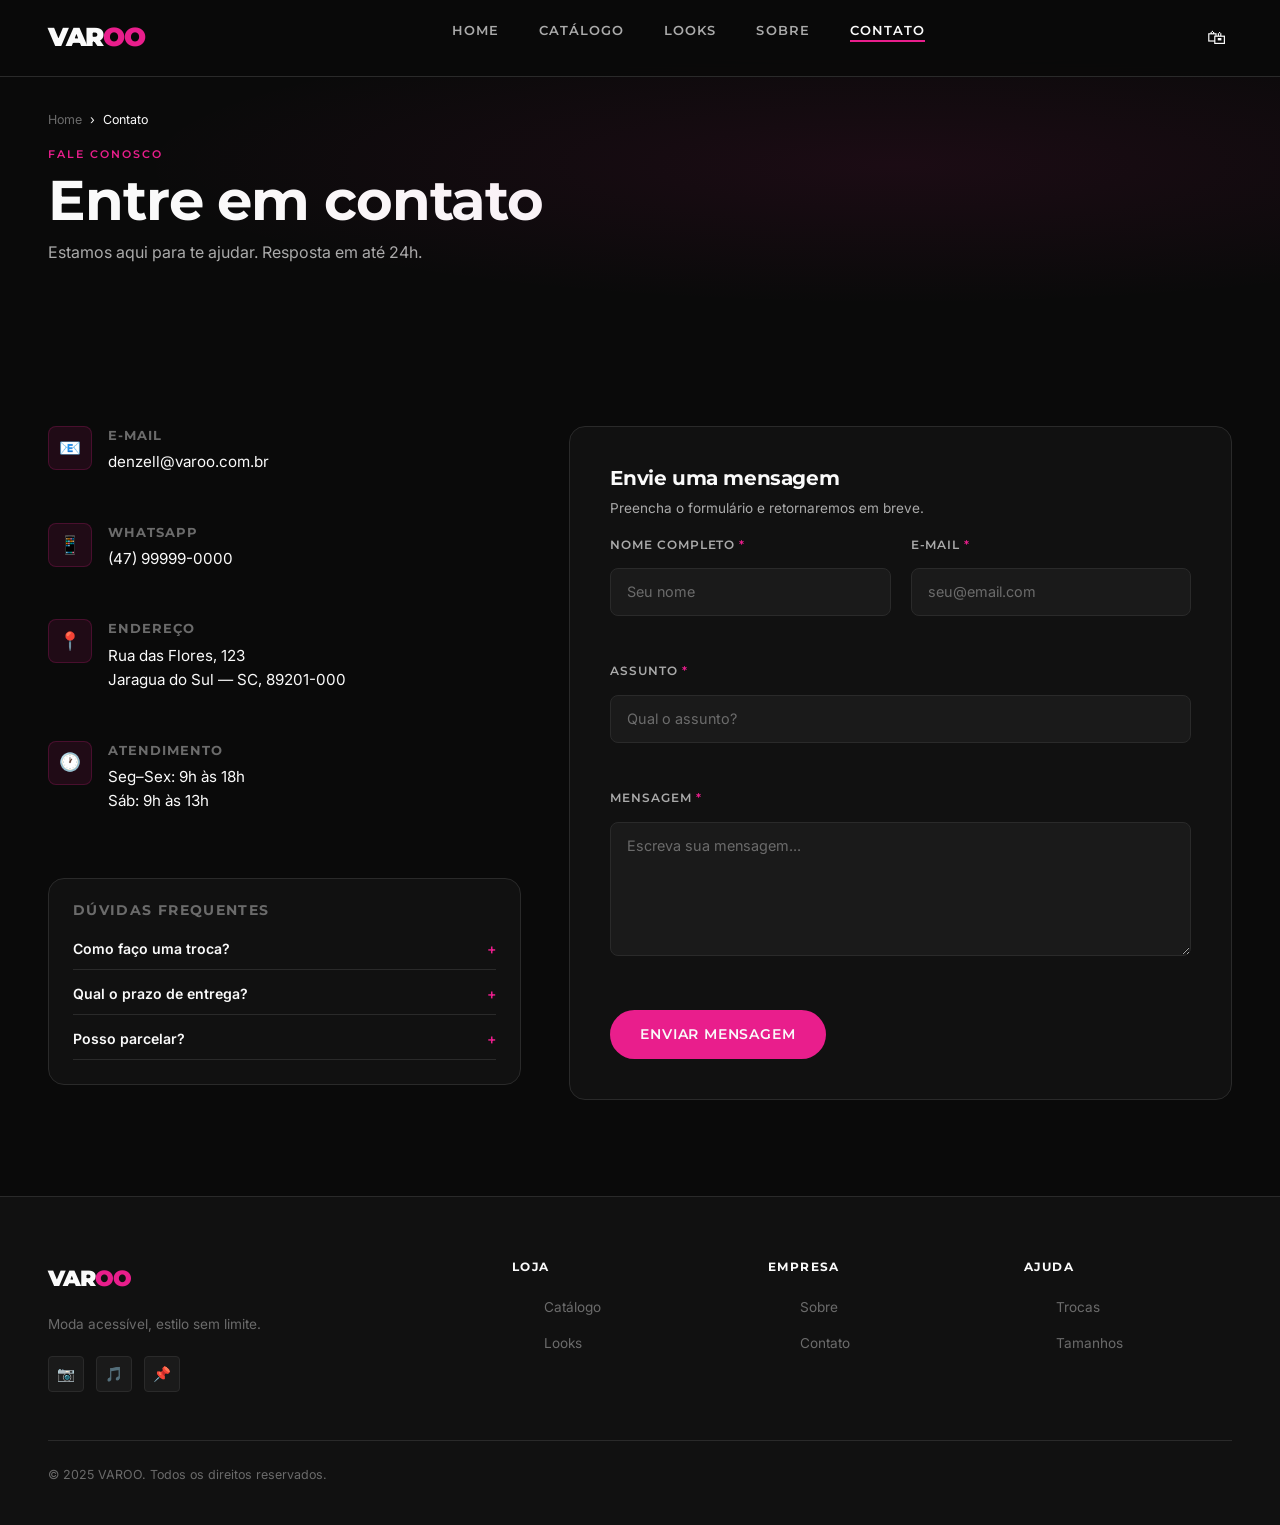
<file: contato.html>
<!DOCTYPE html>
<html lang="pt-BR">
<head>
  <meta charset="UTF-8" />
  <meta name="viewport" content="width=device-width, initial-scale=1.0" />
  <meta name="description" content="Entre em contato com a VAROO — atendimento, dúvidas e sugestões." />
  <title>Contato | VAROO</title>
  <link rel="stylesheet" href="https://cdn.jsdelivr.net/npm/bootstrap@5.3.3/dist/css/bootstrap.min.css" />
  <link rel="stylesheet" href="css/style.css" />
</head>
<body>
  <a class="skip-link" href="#main-content">Ir para o conteúdo principal</a>
  <header role="banner">
    <nav class="navbar" aria-label="Navegação principal">
      <div class="container nav-inner">
        <a href="index.html" class="nav-logo">VAR<span>OO</span></a>
        <ul class="nav-links" role="list">
          <li><a href="index.html">Home</a></li>
          <li><a href="catalogo.html">Catálogo</a></li>
          <li><a href="looks.html">Looks</a></li>
          <li><a href="sobre.html">Sobre</a></li>
          <li><a href="contato.html" class="active">Contato</a></li>
        </ul>
        <div class="nav-actions">
          <button class="nav-cart-btn" aria-label="Carrinho">🛍<span class="cart-badge">0</span></button>
          <button class="hamburger" aria-label="Abrir menu" aria-expanded="false"><span></span><span></span><span></span></button>
        </div>
      </div>
    </nav>
    <nav class="mobile-menu"><a href="index.html">Home</a><a href="catalogo.html">Catálogo</a><a href="looks.html">Looks</a><a href="sobre.html">Sobre</a><a href="contato.html">Contato</a></nav>
  </header>

  <main id="main-content">
    <section class="page-hero" aria-label="Página de contato">
      <div class="container">
        <nav class="breadcrumb" aria-label="Localização"><a href="index.html">Home</a><span>›</span><span aria-current="page">Contato</span></nav>
        <p class="eyebrow mb-1">Fale conosco</p>
        <h1 class="display-lg">Entre em contato</h1>
        <p class="text-gray mt-2">Estamos aqui para te ajudar. Resposta em até 24h.</p>
      </div>
    </section>

    <section class="section-pad" aria-labelledby="contato-form-title">
      <div class="container">
        <div class="contact-grid">

          <div class="contact-info" aria-label="Informações de contato">
            <div class="contact-item">
              <div class="contact-icon" aria-hidden="true">📧</div>
              <div>
                <p class="contact-item-title">E-mail</p>
                <p class="contact-item-value">denzell@varoo.com.br</p>
              </div>
            </div>
            <div class="contact-item">
              <div class="contact-icon" aria-hidden="true">📱</div>
              <div>
                <p class="contact-item-title">WhatsApp</p>
                <p class="contact-item-value">(47) 99999-0000</p>
              </div>
            </div>
            <div class="contact-item">
              <div class="contact-icon" aria-hidden="true">📍</div>
              <div>
                <p class="contact-item-title">Endereço</p>
                <p class="contact-item-value">Rua das Flores, 123<br>Jaragua do Sul — SC, 89201-000</p>
              </div>
            </div>
            <div class="contact-item">
              <div class="contact-icon" aria-hidden="true">🕐</div>
              <div>
                <p class="contact-item-title">Atendimento</p>
                <p class="contact-item-value">Seg–Sex: 9h às 18h<br>Sáb: 9h às 13h</p>
              </div>
            </div>

            <div style="background:var(--color-surface);border:1px solid var(--color-border);border-radius:var(--radius-lg);padding:1.5rem;margin-top:1rem;">
              <h3 style="font-family:var(--font-display);font-size:0.85rem;font-weight:700;letter-spacing:0.1em;text-transform:uppercase;color:var(--color-gray);margin-bottom:1.25rem;">Dúvidas frequentes</h3>
              <details style="margin-bottom:0.85rem;cursor:pointer;">
                <summary style="font-size:0.88rem;font-weight:600;color:var(--color-white);list-style:none;display:flex;justify-content:space-between;align-items:center;padding-bottom:0.5rem;border-bottom:1px solid var(--color-border);">
                  Como faço uma troca? <span style="color:var(--color-accent);">+</span>
                </summary>
                <p style="font-size:0.82rem;color:var(--color-gray-lt);margin-top:0.65rem;line-height:1.6;">Você tem 30 dias para solicitar a troca. Entre em contato por e-mail ou WhatsApp com seu pedido.</p>
              </details>
              <details style="margin-bottom:0.85rem;cursor:pointer;">
                <summary style="font-size:0.88rem;font-weight:600;color:var(--color-white);list-style:none;display:flex;justify-content:space-between;align-items:center;padding-bottom:0.5rem;border-bottom:1px solid var(--color-border);">
                  Qual o prazo de entrega? <span style="color:var(--color-accent);">+</span>
                </summary>
                <p style="font-size:0.82rem;color:var(--color-gray-lt);margin-top:0.65rem;line-height:1.6;">Entregamos em até 48h para capitais e até 7 dias úteis para demais regiões.</p>
              </details>
              <details style="cursor:pointer;">
                <summary style="font-size:0.88rem;font-weight:600;color:var(--color-white);list-style:none;display:flex;justify-content:space-between;align-items:center;padding-bottom:0.5rem;border-bottom:1px solid var(--color-border);">
                  Posso parcelar? <span style="color:var(--color-accent);">+</span>
                </summary>
                <p style="font-size:0.82rem;color:var(--color-gray-lt);margin-top:0.65rem;line-height:1.6;">Sim! Parcelamos em até 10x sem juros no cartão de crédito.</p>
              </details>
            </div>
          </div>

          <div class="contact-form" role="region" aria-labelledby="contato-form-title">
            <h2 id="contato-form-title" style="font-family:var(--font-display);font-size:1.25rem;font-weight:700;margin-bottom:0.5rem;">Envie uma mensagem</h2>
            <p class="text-gray mb-3" style="font-size:0.85rem;">Preencha o formulário e retornaremos em breve.</p>

            <form id="contact-form" novalidate aria-label="Formulário de contato">
              <div class="form-grid">

                <div class="form-group">
                  <label class="form-label" for="contact-name">Nome completo <span aria-label="obrigatório" style="color:var(--color-accent)">*</span></label>
                  <input type="text" id="contact-name" name="name" class="form-control" placeholder="Seu nome" autocomplete="name" required aria-required="true" aria-describedby="fb-name" />
                  <span class="form-feedback" id="fb-name" data-for="name" role="alert" aria-live="polite"></span>
                </div>

                <div class="form-group">
                  <label class="form-label" for="contact-email">E-mail <span aria-label="obrigatório" style="color:var(--color-accent)">*</span></label>
                  <input type="email" id="contact-email" name="email" class="form-control" placeholder="seu@email.com" autocomplete="email" required aria-required="true" aria-describedby="fb-email" />
                  <span class="form-feedback" id="fb-email" data-for="email" role="alert" aria-live="polite"></span>
                </div>

                <div class="form-group form-group--full">
                  <label class="form-label" for="contact-subject">Assunto <span aria-label="obrigatório" style="color:var(--color-accent)">*</span></label>
                  <input type="text" id="contact-subject" name="subject" class="form-control" placeholder="Qual o assunto?" required aria-required="true" aria-describedby="fb-subject" />
                  <span class="form-feedback" id="fb-subject" data-for="subject" role="alert" aria-live="polite"></span>
                </div>

                <div class="form-group form-group--full">
                  <label class="form-label" for="contact-message">Mensagem <span aria-label="obrigatório" style="color:var(--color-accent)">*</span></label>
                  <textarea id="contact-message" name="message" class="form-control" placeholder="Escreva sua mensagem..." rows="5" required aria-required="true" aria-describedby="fb-message"></textarea>
                  <span class="form-feedback" id="fb-message" data-for="message" role="alert" aria-live="polite"></span>
                </div>

                <div class="form-submit-area">
                  <button type="submit" class="btn btn-primary">
                    Enviar Mensagem
                  </button>
                  <div class="form-success-msg" role="status" aria-live="polite">
                    <span aria-hidden="true">✓</span>
                    Mensagem enviada com sucesso! Retornaremos em breve.
                  </div>
                </div>

              </div>
            </form>
          </div>

        </div>
      </div>
    </section>
  </main>

  <footer role="contentinfo">
    <div class="container">
      <div class="footer-top">
        <div class="footer-brand"><a href="index.html" class="nav-logo">VAR<span>OO</span></a><p class="footer-desc">Moda acessível, estilo sem limite.</p><nav class="footer-socials" aria-label="Redes sociais"><a href="#" class="social-btn" aria-label="Instagram">📷</a><a href="#" class="social-btn" aria-label="TikTok">🎵</a><a href="#" class="social-btn" aria-label="Pinterest">📌</a></nav></div>
        <div class="footer-col"><h5>Loja</h5><ul><li><a href="catalogo.html">Catálogo</a></li><li><a href="looks.html">Looks</a></li></ul></div>
        <div class="footer-col"><h5>Empresa</h5><ul><li><a href="sobre.html">Sobre</a></li><li><a href="contato.html">Contato</a></li></ul></div>
        <div class="footer-col"><h5>Ajuda</h5><ul><li><a href="#">Trocas</a></li><li><a href="#">Tamanhos</a></li></ul></div>
      </div>
      <div class="footer-bottom"><p>© 2025 VAROO. Todos os direitos reservados.</p></div>
    </div>
  </footer>

  <button class="scroll-top" aria-label="Voltar ao topo">↑</button>
  <script src="https://cdn.jsdelivr.net/npm/bootstrap@5.3.3/dist/js/bootstrap.bundle.min.js"></script>
  <script src="js/main.js"></script>
</body>
</html>
</file>
<file: css/style.css>
@import url('https://fonts.googleapis.com/css2?family=Montserrat:wght@300;400;600;700;900&family=Inter:wght@300;400;500;600&display=swap');

:root {
  --color-bg:        #0A0A0A;
  --color-surface:   #111111;
  --color-surface2:  #1A1A1A;
  --color-accent:    #E91E8C;
  --color-accent-dk: #C4176F;
  --color-white:     #FAFAFA;
  --color-gray:      #6B6B6B;
  --color-gray-lt:   #AAAAAA;
  --color-border:    #2A2A2A;
  --font-display: 'Montserrat', sans-serif;
  --font-body:    'Inter', sans-serif;
  --radius-sm:  4px;
  --radius-md:  8px;
  --radius-lg:  16px;
  --radius-pill:100px;
  --transition: 0.3s cubic-bezier(0.4, 0, 0.2, 1);
  --shadow-card: 0 8px 32px rgba(0,0,0,0.4);
  --shadow-glow: 0 0 24px rgba(233,30,140,0.3);
}

*, *::before, *::after{
  box-sizing: border-box;
  margin: 0;
  padding: 0;
}
html{
  scroll-behavior: smooth;
  font-size: 16px;
}
body{
  font-family: var(--font-body);
  background-color: var(--color-bg);
  color: var(--color-white);
  line-height: 1.6;
  overflow-x: hidden;
}
img{
  display: block;
  max-width: 100%;
}
a{
  color: inherit;
  text-decoration: none;
}
ul{
  list-style: none;
}

.skip-link{
  position: absolute;
  top: -100%;
  left: 1rem;
  background: var(--color-accent);
  color: var(--color-white);
  padding: 0.5rem 1rem;
  border-radius: var(--radius-sm);
  font-weight: 600;
  z-index: 9999;
  transition: top var(--transition);
}
.skip-link:focus{
  top: 1rem;
}

h1, h2, h3, h4, h5, h6{
  font-family: var(--font-display);
  font-weight: 700;
  line-height: 1.15;
  letter-spacing: -0.02em;
}
.display-xl{
  font-size: clamp(2.5rem, 8vw, 6rem);
  font-weight: 900;
  letter-spacing: -0.04em;
  line-height: 1;
}
.display-lg{
  font-size: clamp(1.8rem, 5vw, 3.5rem);
  font-weight: 700;
}
.display-md{
  font-size: clamp(1.25rem, 3vw, 2rem);
  font-weight: 600;
}
.eyebrow{
  font-family: var(--font-display);
  font-size: 0.7rem;
  font-weight: 600;
  letter-spacing: 0.18em;
  text-transform: uppercase;
  color: var(--color-accent);
}

.container{
  width: 100%;
  max-width: 1280px;
  margin-inline: auto;
  padding-inline: 1.25rem;
}
@media (min-width: 768px){
  .container{
    padding-inline: 2rem;
  }
}
@media (min-width: 1200px){
  .container{
    padding-inline: 3rem;
  }
}
.section-pad{
  padding-block: 4rem;
}
@media (min-width: 768px){
  .section-pad{
    padding-block: 6rem;
  }
}

.btn{
  display: inline-flex;
  align-items: center;
  gap: 0.5rem;
  padding: 0.75rem 1.75rem;
  border-radius: var(--radius-pill);
  font-family: var(--font-display);
  font-size: 0.85rem;
  font-weight: 600;
  letter-spacing: 0.06em;
  text-transform: uppercase;
  cursor: pointer;
  border: 2px solid transparent;
  transition: all var(--transition);
}
.btn-primary{
  background: var(--color-accent);
  color: var(--color-white);
}
.btn-primary:hover{
  background: var(--color-accent-dk);
  transform: translateY(-2px);
  box-shadow: var(--shadow-glow);
}
.btn-outline{
  background: transparent;
  border-color: var(--color-white);
  color: var(--color-white);
}
.btn-outline:hover{
  background: var(--color-white);
  color: var(--color-bg);
  transform: translateY(-2px);
}
.btn-ghost{
  background: transparent;
  color: var(--color-gray-lt);
  padding-inline: 0;
  border-radius: 0;
  border-bottom: 1px solid transparent;
}
.btn-ghost:hover{
  color: var(--color-white);
  border-bottom-color: var(--color-accent);
}

.navbar{
  position: fixed;
  top: 0;
  left: 0;
  right: 0;
  z-index:1000;
  padding-block: 1rem;
  background: rgba(10,10,10,0.85);
  backdrop-filter: blur(12px);
  border-bottom: 1px solid var(--color-border);
  transition: all var(--transition);
}
.navbar.scrolled{
  padding-block: 0.65rem;
  background: rgba(10,10,10,0.97);
}
.nav-inner{
  display: flex;
  align-items: center;
  justify-content: space-between;
  gap: 2rem;
}
.nav-logo{
  font-family: var(--font-display);
  font-size: 1.6rem;
  font-weight: 900;
  letter-spacing: -0.05em;
  color: var(--color-white);
}
.nav-logo span{
  color: var(--color-accent);
}
.nav-links{
  display: none;
  align-items: center;
  gap: 2.5rem;
}
@media (min-width: 768px){
  .nav-links {
    display: flex;
  }
}
.nav-links a{
  font-family: var(--font-display);
  font-size: 0.8rem;
  font-weight: 600;
  letter-spacing: 0.08em;
  text-transform: uppercase;
  color: var(--color-gray-lt);
  transition: color var(--transition);
  position: relative;
}
.nav-links a::after{
  content: '';
  position: absolute;
  bottom: -4px;
  left: 0;
  width: 0;
  height: 2px;
  background: var(--color-accent);
  transition: width var(--transition);
}
.nav-links a:hover, .nav-links a.active{
  color: var(--color-white);
}
.nav-links a:hover::after, .nav-links a.active::after{
  width: 100%;
}
.nav-actions{
  display: flex;
  align-items: center;
  gap: 1rem;
}
.nav-cart-btn{
  position: relative;
  background: none;
  border: none;
  color: var(--color-white);
  cursor: pointer;
  font-size: 1.2rem;
  padding: 0.4rem;
  transition: color var(--transition);
}
.nav-cart-btn:hover{
  color: var(--color-accent);
}
.cart-badge{
  position: absolute;
  top: -4px;
  right: -6px;
  background: var(--color-accent);
  color: var(--color-white);
  font-size: 0.6rem;
  font-weight: 700;
  font-family: var(--font-display);
  width: 17px;
  height: 17px;
  border-radius: 50%;
  display: flex;
  align-items: center;
  justify-content: center;
  opacity: 0;
  transform: scale(0);
  transition: all var(--transition);
}
.cart-badge.visible{
  opacity: 1;
  transform: scale(1);
}
.hamburger{
  display: flex;
  flex-direction: column;
  gap: 5px;
  background: none;
  border: none;
  cursor: pointer;
  padding: 0.25rem;
}
@media (min-width: 768px){
  .hamburger{
    display: none;
  }
}
.hamburger span{
  display: block;
  width: 24px;
  height: 2px;
  background: var(--color-white);
  border-radius: 2px;
  transition: all var(--transition);
}
.hamburger.open span:nth-child(1){
  transform: translateY(7px) rotate(45deg);
}
.hamburger.open span:nth-child(2){
  opacity: 0;
}
.hamburger.open span:nth-child(3){
  transform: translateY(-7px) rotate(-45deg);
}
.mobile-menu{
  display: none;
  position: fixed;
  top: 0;
  left: 0;
  right: 0;
  bottom: 0;
  background: var(--color-bg);
  z-index: 999;
  flex-direction: column;
  align-items: center;
  justify-content: center;
  gap: 2.5rem;
}
.mobile-menu.open{
  display: flex;
}
.mobile-menu a{
  font-family: var(--font-display);
  font-size: 2rem;
  font-weight: 700;
  color: var(--color-white);
  transition: color var(--transition);
}
.mobile-menu a:hover{
  color: var(--color-accent);
}

.hero{
  min-height: 100vh;
  display: flex;
  align-items: flex-end;
  padding-bottom: 4rem;
  padding-top: 80px;
  position: relative;
  overflow: hidden;
  background: #0A0A0A;
}
.hero-bg{
  position: absolute;
  inset: 0;
  background: linear-gradient(135deg, #0A0A0A 0%, #1a0a14 50%, #0A0A0A 100%);
}
.hero-glow{
  position: absolute;
  width: 600px;
  height: 600px;
  border-radius: 50%;
  background: radial-gradient(circle, rgba(233,30,140,0.15) 0%, transparent 70%);
  top: 10%;
  right: -100px;
  pointer-events: none;
  animation: float 6s ease-in-out infinite;
}
@keyframes float{
  0%, 100%{
    transform: translateY(0);
  }
  50%{
    transform: translateY(-30px);
  }
}
.hero-content{
  position: relative;
  z-index: 1;
}
.hero-tag{
  display: inline-flex;
  align-items: center;
  gap: 0.5rem;
  background: rgba(233,30,140,0.12);
  border: 1px solid rgba(233,30,140,0.3);
  border-radius: var(--radius-pill);
  padding: 0.35rem 1rem;
  margin-bottom: 1.5rem;
}
.hero-tag-dot{
  width: 6px;
  height: 6px;
  border-radius: 50%;
  background: var(--color-accent);
  animation: pulse 2s ease-in-out infinite;
}
@keyframes pulse{
  0%, 100%{
    opacity: 1;
    transform: scale(1);
  }
  50%{
    opacity: 0.5;
    transform: scale(1.5);
  }
}
.hero-title{
  margin-bottom: 1.5rem;
}
.hero-title em{
  font-style: normal;
  color: var(--color-accent);
}
.hero-desc{
  max-width: 520px;
  color: var(--color-gray-lt);
  font-size: 1.05rem;
  margin-bottom: 2.5rem;
  line-height: 1.7;
}
.hero-actions{
  display: flex;
  flex-wrap: wrap;
  gap: 1rem;
  margin-bottom: 3rem;
}
.hero-stats{
  display: flex;
  flex-wrap: wrap;
  gap: 2.5rem;
  padding-top: 2rem;
  border-top: 1px solid var(--color-border);
}
.stat-value{
  font-family: var(--font-display);
  font-size: 1.8rem;
  font-weight: 900;
  color: var(--color-white);
}
.stat-label{
  font-size: 0.75rem;
  color: var(--color-gray);
  text-transform: uppercase;
  letter-spacing: 0.1em;
}

.section-header{
  display: flex;
  align-items: flex-end;
  justify-content: space-between;
  flex-wrap: wrap;
  gap: 1rem;
  margin-bottom: 2.5rem;
}

.products-grid{
  display: grid;
  grid-template-columns: repeat(2, 1fr);
  gap: 1rem;
}
@media (min-width: 768px){
  .products-grid{
    grid-template-columns: repeat(3, 1fr);
    gap: 1.5rem;
  }
}
@media (min-width: 1024px){
  .products-grid{
    grid-template-columns: repeat(4, 1fr);
  }
}

.product-card{
  background: var(--color-surface);
  border-radius: var(--radius-lg);
  overflow: hidden;
  border: 1px solid var(--color-border);
  transition: all var(--transition);
  cursor: pointer;
}
.product-card:hover{
  transform: translateY(-6px);
  box-shadow: var(--shadow-card);
  border-color: rgba(233,30,140,0.3);
}
.card-img-wrap{
  position: relative;
  aspect-ratio: 3/4;
  overflow: hidden;
  background: var(--color-surface2);
}
.card-img-wrap img{
  width: 100%;
  height: 100%;
  object-fit: cover;
  transition: transform 0.6s cubic-bezier(0.4, 0, 0.2, 1);
}
.product-card:hover .card-img-wrap img{
  transform: scale(1.07);
}
.card-badge{
  position: absolute;
  top: 0.75rem;
  left: 0.75rem;
  background: var(--color-accent);
  color: var(--color-white);
  font-family: var(--font-display);
  font-size: 0.65rem;
  font-weight: 700;
  letter-spacing: 0.08em;
  text-transform: uppercase;
  padding: 0.25rem 0.6rem;
  border-radius: var(--radius-pill);
}
.card-wishlist{
  position: absolute;
  top: 0.75rem;
  right: 0.75rem;
  width: 34px;
  height: 34px;
  border-radius: 50%;
  background: rgba(10,10,10,0.7);
  border: none;
  color: var(--color-white);
  font-size: 0.85rem;
  cursor: pointer;
  display: flex;
  align-items: center;
  justify-content: center;
  transition: all var(--transition);
  opacity: 0;
  transform: translateY(-4px);
}
.product-card:hover .card-wishlist{
  opacity: 1;
  transform: translateY(0);
}
.card-wishlist:hover, .card-wishlist.active{
  background: var(--color-accent);
}
.card-body{
  padding: 1rem;
}
.card-category{
  font-size: 0.65rem;
  color: var(--color-gray);
  text-transform: uppercase;
  letter-spacing: 0.1em;
  margin-bottom: 0.35rem;
}
.card-name{
  font-family: var(--font-display);
  font-size: 0.9rem;
  font-weight: 600;
  color: var(--color-white);
  margin-bottom: 0.5rem;
  line-height: 1.3;
}
.card-footer{
  display: flex;
  align-items: center;
  justify-content: space-between;
}
.card-price{
  font-family: var(--font-display);
  font-size: 1rem;
  font-weight: 700;
  color: var(--color-white);
}
.card-price-old{
  font-size: 0.75rem;
  color: var(--color-gray);
  text-decoration: line-through;
  margin-right: 0.35rem;
}
.card-add{
  width: 32px;
  height: 32px;
  border-radius: 50%;
  background: var(--color-accent);
  border: none;
  color: var(--color-white);
  font-size: 1rem;
  cursor: pointer;
  display: flex;
  align-items: center;
  justify-content: center;
  transition: all var(--transition);
}
.card-add:hover{
  background: var(--color-accent-dk);
  transform: scale(1.1);
}

@keyframes marquee{
  from{
    transform: translateX(0);
  }
  to{
    transform: translateX(-50%);
  }
}

.categories-strip{
  display: flex;
  gap: 0.75rem;
  overflow-x: auto;
  scrollbar-width: none;
  padding-bottom: 0.5rem;
  margin-bottom: 2rem;
}
.categories-strip::-webkit-scrollbar{
  display: none;
}
.cat-pill{
  flex-shrink: 0;
  padding: 0.5rem 1.25rem;
  border-radius: var(--radius-pill);
  font-family: var(--font-display);
  font-size: 0.78rem;
  font-weight: 600;
  letter-spacing: 0.05em;
  border: 1px solid var(--color-border);
  background: transparent;
  color: var(--color-gray-lt);
  cursor: pointer;
  transition: all var(--transition);
}
.cat-pill:hover, .cat-pill.active{
  background: var(--color-accent);
  border-color: var(--color-accent);
  color: var(--color-white);
}

.looks-grid{
  display: grid;
  grid-template-columns: 1fr;
  gap: 1.5rem;
}
@media (min-width: 576px){
  .looks-grid{
    grid-template-columns: repeat(2, 1fr);
  }
}
@media (min-width: 1024px){
  .looks-grid{
    grid-template-columns: repeat(3, 1fr);
    grid-template-rows: auto auto;
  }
  .look-card--featured{
    grid-column: span 2;
    grid-row: span 2;
  }
}
.look-card{
  position: relative;
  border-radius: var(--radius-lg);
  overflow: hidden;
  aspect-ratio: 4/5;
  background: var(--color-surface);
  cursor: pointer;
}
.look-card--featured{
  aspect-ratio: auto;
  min-height: 560px;
}
.look-card img{
  width: 100%;
  height: 100%;
  object-fit: cover;
  transition: transform 0.7s cubic-bezier(0.4,0,0.2,1);
}
.look-card:hover img{
  transform: scale(1.05);
}
.look-overlay{
  position: absolute;
  inset: 0;
  background: linear-gradient(180deg, transparent 40%, rgba(0,0,0,0.85) 100%);
  display: flex;
  flex-direction: column;
  justify-content: flex-end;
  padding: 1.5rem;
}
.look-tags{
  display: flex;
  gap: 0.5rem;
  flex-wrap: wrap;
  margin-bottom: 0.75rem;
}
.look-tag{
  font-family: var(--font-display);
  font-size: 0.6rem;
  font-weight: 700;
  letter-spacing: 0.1em;
  text-transform: uppercase;
  background: rgba(255,255,255,0.15);
  backdrop-filter: blur(4px);
  border: 1px solid rgba(255,255,255,0.2);
  color: var(--color-white);
  padding: 0.2rem 0.6rem;
  border-radius: var(--radius-pill);
}
.look-title{
  font-family: var(--font-display);
  font-size: 1.1rem;
  font-weight: 700;
  color: var(--color-white);
  margin-bottom: 0.4rem;
}
.look-card--featured .look-title{
  font-size: 1.6rem;
}
.look-items-count{
  font-size: 0.75rem;
  color: rgba(255,255,255,0.65);
}
.look-btn{
  position: absolute;
  top: 1rem;
  right: 1rem;
  width: 38px;
  height: 38px;
  border-radius: 50%;
  background: var(--color-accent);
  border: none;
  color: var(--color-white);
  font-size: 1rem;
  cursor: pointer;
  display: flex;
  align-items: center;
  justify-content: center;
  transform: scale(0);
  transition: all var(--transition);
}
.look-card:hover .look-btn{
  transform: scale(1);
}

.catalog-layout{
  display: grid;
  grid-template-columns: 1fr;
  gap: 2rem;
}
@media (min-width: 992px){
  .catalog-layout{
    grid-template-columns: 260px 1fr;
  }
}
.filters-panel{
  background: var(--color-surface);
  border-radius: var(--radius-lg);
  border: 1px solid var(--color-border);
  padding: 1.5rem;
  height: fit-content;
}
.filter-title{
  font-family: var(--font-display);
  font-size: 0.7rem;
  font-weight: 700;
  letter-spacing: 0.15em;
  text-transform: uppercase;
  color: var(--color-gray);
  margin-bottom: 1rem;
  padding-bottom: 0.75rem;
  border-bottom: 1px solid var(--color-border);
}
.filter-group{
  margin-bottom: 1.75rem;
}
.filter-group h4{
  font-family: var(--font-display);
  font-size: 0.85rem;
  font-weight: 600;
  margin-bottom: 0.85rem;
  color: var(--color-white);
}
.filter-options{
  display: flex;
  flex-direction: column;
  gap: 0.6rem;
}
.filter-option{
  display: flex;
  align-items: center;
  gap: 0.6rem;
  cursor: pointer;
  font-size: 0.85rem;
  color: var(--color-gray-lt);
  transition: color var(--transition);
}
.filter-option:hover{
  color: var(--color-white);
}
.filter-option input[type="checkbox"]{
  appearance: none;
  width: 16px;
  height: 16px;
  border: 1.5px solid var(--color-border);
  border-radius: 3px;
  background: transparent;
  cursor: pointer;
  transition: all var(--transition);
  flex-shrink: 0;
}
.filter-option input[type="checkbox"]:checked{
  background: var(--color-accent);
  border-color: var(--color-accent);
}
.color-swatches{
  display: flex;
  flex-wrap: wrap;
  gap: 0.5rem;
}
.color-swatch{
  width: 28px;
  height: 28px;
  border-radius: 50%;
  cursor: pointer;
  border: 2px solid transparent;
  transition: all var(--transition);
}
.color-swatch:hover{
  transform: scale(1.15);
}
.color-swatch.selected{
  border-color: var(--color-white);
}
.mobile-filter-btn{
  display: flex;
  align-items: center;
  gap: 0.5rem;
  margin-bottom: 1.5rem;
}
@media (min-width: 992px){
  .mobile-filter-btn{
    display: none;
  }
}
.catalog-toolbar{
  display: flex;
  align-items: center;
  justify-content: space-between;
  flex-wrap: wrap;
  gap: 1rem;
  margin-bottom: 1.75rem;
}
.catalog-count{
  font-size: 0.85rem;
  color: var(--color-gray-lt);
}
.sort-select{
  background: var(--color-surface);
  border: 1px solid var(--color-border);
  border-radius: var(--radius-md);
  color: var(--color-white);
  font-family: var(--font-body);
  font-size: 0.85rem;
  padding: 0.5rem 1rem;
  cursor: pointer;
}
.sort-select:focus{
  outline: none;
  border-color: var(--color-accent);
}
.range-inputs{
  display: flex;
  align-items: center;
  gap: 0.5rem;
  margin-top: 0.5rem;
}
.range-input{
  flex: 1;
  background: var(--color-surface2);
  border: 1px solid var(--color-border);
  border-radius: var(--radius-sm);
  padding: 0.4rem 0.6rem;
  color: var(--color-white);
  font-size: 0.8rem;
  width: 100%;
}
.range-input:focus{
  outline: none;
  border-color: var(--color-accent);
}

.about-hero{
  min-height: 55vh;
  display: flex;
  align-items: center;
  padding-top: 100px;
}
.about-split{
  display: grid;
  grid-template-columns: 1fr;
  gap: 3rem;
  align-items: center;
}
@media (min-width: 768px){
  .about-split{
    grid-template-columns: 1fr 1fr;
  }
}
.about-img-mosaic{
  display: grid;
  grid-template-columns: 1fr 1fr;
  gap: 1rem;
}
.about-img-mosaic img{
  width: 100%;
  border-radius: var(--radius-md);
  object-fit: cover;
}
.about-img-mosaic img:first-child{
  grid-row: span 2;
  aspect-ratio: 2/3;
}
.about-img-mosaic img:not(:first-child){
  aspect-ratio: 4/3;
}
.about-values{
  display: grid;
  grid-template-columns: repeat(2, 1fr);
  gap: 1.25rem;
  margin-top: 2rem;
}
@media (min-width: 768px){
  .about-values{
    grid-template-columns: repeat(4, 1fr);
  }
}
.value-card{
  background: var(--color-surface);
  border: 1px solid var(--color-border);
  border-radius: var(--radius-lg);
  padding: 1.5rem 1.25rem;
  text-align: center;
  transition: all var(--transition);
}
.value-card:hover{
  border-color: rgba(233,30,140,0.4);
  transform: translateY(-4px);
}
.value-icon{
  font-size: 1.75rem;
  margin-bottom: 0.75rem;
}
.value-title{
  font-family: var(--font-display);
  font-size: 0.85rem;
  font-weight: 700;
  margin-bottom: 0.4rem;
  color: var(--color-white);
}
.value-desc{
  font-size: 0.78rem;
  color: var(--color-gray);
  line-height: 1.5;
}
.team-grid{
  display: grid;
  grid-template-columns: repeat(2, 1fr);
  gap: 1.5rem;
}
@media (min-width: 768px){
  .team-grid{
    grid-template-columns: repeat(3, 1fr);
  }
}
@media (min-width: 1024px){
  .team-grid{
    grid-template-columns: repeat(4, 1fr);
  }
}
.team-card{
  text-align: center;
}
.team-avatar-wrap{
  width: 100%;
  aspect-ratio: 1;
  border-radius: var(--radius-lg);
  margin-bottom: 1rem;
  background: var(--color-surface2);
  border: 1px solid var(--color-border);
  transition: all var(--transition);
  overflow: hidden;
  display: flex;
  align-items: center;
  justify-content: center;
  font-size: 3rem;
}
.team-card:hover .team-avatar-wrap{
  border-color: var(--color-accent);
  transform: scale(1.02);
}
.team-name{
  font-family: var(--font-display);
  font-size: 0.95rem;
  font-weight: 700;
  margin-bottom: 0.25rem;
}
.team-role{
  font-size: 0.78rem;
  color: var(--color-accent);
}

.contact-grid{
  display: grid;
  grid-template-columns: 1fr;
  gap: 3rem;
}
@media (min-width: 768px){
  .contact-grid{
    grid-template-columns: 1fr 1.4fr;
  }
}
.contact-info{
  display: flex;
  flex-direction: column;
  gap: 2rem;
}
.contact-item{
  display: flex;
  align-items: flex-start;
  gap: 1rem;
}
.contact-icon{
  width: 44px;
  height: 44px;
  border-radius: var(--radius-md);
  background: rgba(233,30,140,0.1);
  border: 1px solid rgba(233,30,140,0.2);
  display: flex;
  align-items: center;
  justify-content: center;
  font-size: 1.1rem;
  flex-shrink: 0;
  color: var(--color-accent);
}
.contact-item-title{
  font-family: var(--font-display);
  font-size: 0.8rem;
  font-weight: 700;
  letter-spacing: 0.08em;
  text-transform: uppercase;
  color: var(--color-gray);
  margin-bottom: 0.25rem;
}
.contact-item-value{
  font-size: 0.95rem;
  color: var(--color-white);
}
.contact-form{
  background: var(--color-surface);
  border: 1px solid var(--color-border);
  border-radius: var(--radius-lg);
  padding: 2rem;
}
@media (min-width: 768px){
  .contact-form{
    padding: 2.5rem;
  }
}
.form-grid{
  display: grid;
  grid-template-columns: 1fr;
  gap: 1.25rem;
}
@media (min-width: 576px){
  .form-grid{
    grid-template-columns: 1fr 1fr;
  }
}
.form-group{
  display: flex;
  flex-direction: column;
  gap: 0.4rem;
}
.form-group--full{
  grid-column: 1 / -1;
}
.form-label{
  font-family: var(--font-display);
  font-size: 0.72rem;
  font-weight: 600;
  letter-spacing: 0.08em;
  text-transform: uppercase;
  color: var(--color-gray-lt);
}
.form-control{
  background: var(--color-surface2);
  border: 1.5px solid var(--color-border);
  border-radius: var(--radius-md);
  padding: 0.75rem 1rem;
  color: var(--color-white);
  font-family: var(--font-body);
  font-size: 0.9rem;
  transition: all var(--transition);
  width: 100%;
}
.form-control::placeholder{
  color: var(--color-gray);
}
.form-control:focus{
  outline: none;
  border-color: var(--color-accent);
  background: rgba(233,30,140,0.04);
}
.form-control.error{
  border-color: #FF4444;
}
.form-control.success{
  border-color: #22C55E;
}
textarea.form-control{
  resize: vertical;
  min-height: 120px;
}
.form-feedback{
  font-size: 0.75rem;
  margin-top: 0.25rem;
  min-height: 1rem;
}
.form-feedback.error{
  color: #FF4444;
}
.form-feedback.success{
  color: #22C55E;
}
.form-submit-area{
  margin-top: 0.5rem;
  grid-column: 1 / -1;
}
.form-success-msg{
  display: none;
  align-items: center;
  gap: 0.75rem;
  background: rgba(34,197,94,0.1);
  border: 1px solid rgba(34,197,94,0.3);
  border-radius: var(--radius-md);
  padding: 1rem 1.25rem;
  color: #22C55E;
  font-size: 0.9rem;
  font-weight: 500;
  width: 100%;
  margin-top: 1rem;
}
.form-success-msg.show{
  display: flex;
}

footer{
  background: var(--color-surface);
  border-top: 1px solid var(--color-border);
  padding-top: 4rem;
}
.footer-top{
  display: grid;
  grid-template-columns: 1fr;
  gap: 3rem;
  padding-bottom: 3rem;
  border-bottom: 1px solid var(--color-border);
}
@media (min-width: 576px){
  .footer-top{
    grid-template-columns: repeat(2, 1fr);
  }
}
@media (min-width: 992px){
  .footer-top{
    grid-template-columns: 2fr 1fr 1fr 1fr;
  }
}
.footer-brand .nav-logo{
  font-size: 1.4rem;
  margin-bottom: 1rem;
  display: block;
}
.footer-desc{
  font-size: 0.85rem;
  color: var(--color-gray);
  line-height: 1.7;
  margin-bottom: 1.25rem;
  max-width: 280px;
}
.footer-socials{
  display: flex;
  gap: 0.75rem;
}
.social-btn{
  width: 36px;
  height: 36px;
  border-radius: var(--radius-sm);
  background: var(--color-surface2);
  border: 1px solid var(--color-border);
  display: flex;
  align-items: center;
  justify-content: center;
  color: var(--color-gray-lt);
  font-size: 0.9rem;
  transition: all var(--transition);
}
.social-btn:hover{
  background: var(--color-accent);
  border-color: var(--color-accent);
  color: var(--color-white);
  transform: translateY(-3px);
}
.footer-col h5{
  font-family: var(--font-display);
  font-size: 0.72rem;
  font-weight: 700;
  letter-spacing: 0.12em;
  text-transform: uppercase;
  color: var(--color-white);
  margin-bottom: 1.25rem;
}
.footer-col ul{
  display: flex;
  flex-direction: column;
  gap: 0.65rem;
}
.footer-col a{
  font-size: 0.85rem;
  color: var(--color-gray);
  transition: color var(--transition);
}
.footer-col a:hover{
  color: var(--color-accent);
}
.footer-bottom{
  display: flex;
  flex-wrap: wrap;
  align-items: center;
  justify-content: space-between;
  gap: 0.5rem;
  padding-block: 1.5rem;
}
.footer-bottom p{
  font-size: 0.78rem;
  color: var(--color-gray);
}

.page-hero{
  padding-top: 110px;
  padding-bottom: 3rem;
  position: relative;
  overflow: hidden;
}
.page-hero::before{
  content: '';
  position: absolute;
  inset: 0;
  background: radial-gradient(ellipse at 70% 50%, rgba(233,30,140,0.08) 0%, transparent 60%);
  pointer-events: none;
}
.breadcrumb{
  display: flex;
  align-items: center;
  gap: 0.5rem;
  margin-bottom: 1rem;
  font-size: 0.78rem;
  color: var(--color-gray);
}
.breadcrumb a{
  color: var(--color-gray);
  transition: color var(--transition);
}
.breadcrumb a:hover{
  color: var(--color-accent);
}
.breadcrumb span{
  color: var(--color-white);
}

.newsletter-section{
  background: linear-gradient(135deg, rgba(233,30,140,0.08) 0%, rgba(233,30,140,0.02) 100%);
  border-top: 1px solid var(--color-border);
  border-bottom: 1px solid var(--color-border);
  padding-block: 4rem;
  text-align: center;
}
.newsletter-form{
  display: flex;
  flex-wrap: wrap;
  gap: 0.75rem;
  max-width: 460px;
  margin-inline: auto;
  margin-top: 1.75rem;
}
.newsletter-input{
  flex: 1;
  min-width: 200px;
  background: var(--color-surface);
  border: 1.5px solid var(--color-border);
  border-radius: var(--radius-pill);
  padding: 0.75rem 1.5rem;
  color: var(--color-white);
  font-family: var(--font-body);
  font-size: 0.9rem;
}
.newsletter-input::placeholder{
  color: var(--color-gray);
}
.newsletter-input:focus{
  outline: none;
  border-color: var(--color-accent);
}
.newsletter-feedback{
  font-size: 0.8rem;
  text-align: center;
  min-height: 1.2rem;
  margin-top: 0.5rem;
  width: 100%;
  color: #22C55E;
  display: none;
}
.newsletter-feedback.show{
  display: block;
}

.modal-overlay{
  position: fixed;
  inset: 0;
  background: rgba(0,0,0,0.85);
  z-index: 2000;
  display: flex;
  align-items: center;
  justify-content: center;
  padding: 1rem;
  opacity: 0;
  pointer-events: none;
  transition: opacity var(--transition);
}
.modal-overlay.open{
  opacity: 1;
  pointer-events: all;
}
.modal{
  background: var(--color-surface);
  border-radius: var(--radius-lg);
  border: 1px solid var(--color-border);
  max-width: 520px;
  width: 100%;
  padding: 2rem;
  transform: translateY(20px);
  transition: transform var(--transition);
  max-height: 90vh;
  overflow-y: auto;
}
.modal-overlay.open .modal{
  transform: translateY(0);
}
.modal-header{
  display: flex;
  align-items: center;
  justify-content: space-between;
  margin-bottom: 1.5rem;
}
.modal-close{
  background: none;
  border: none;
  color: var(--color-gray-lt);
  font-size: 1.25rem;
  cursor: pointer;
  padding: 0.25rem;
  transition: color var(--transition);
}
.modal-close:hover{
  color: var(--color-white);
}

.toast-container{
  position: fixed;
  bottom: 1.5rem;
  right: 1.5rem;
  z-index: 3000;
  display: flex;
  flex-direction: column;
  gap: 0.75rem;
}
.toast{
  display: flex;
  align-items: center;
  gap: 0.75rem;
  background: var(--color-surface);
  border: 1px solid var(--color-border);
  border-radius: var(--radius-md);
  padding: 0.85rem 1.25rem;
  font-size: 0.85rem;
  color: var(--color-white);
  box-shadow: var(--shadow-card);
  transform: translateX(120%);
  transition: transform var(--transition);
  min-width: 240px;
}
.toast.show{
  transform: translateX(0);
}
.toast.toast-success{
  border-left: 3px solid #22C55E;
}
.toast.toast-info{
  border-left: 3px solid var(--color-accent);
}

.scroll-top{
  position: fixed;
  bottom: 1.5rem;
  left: 1.5rem;
  width: 40px;
  height: 40px;
  border-radius: 50%;
  background: var(--color-accent);
  border: none;
  color: var(--color-white);
  font-size: 1rem;
  cursor: pointer;
  display: flex;
  align-items: center;
  justify-content: center;
  opacity: 0;
  transform: translateY(20px);
  transition: all var(--transition);
  z-index: 500;
}
.scroll-top.visible{
  opacity: 1;
  transform: translateY(0);
}
.scroll-top:hover{
  background: var(--color-accent-dk);
}

.text-accent{
  color: var(--color-accent);
}
.text-gray{
  color: var(--color-gray-lt);
}
.mt-1{
  margin-top: 0.5rem;
}
.mt-2{
  margin-top: 1rem;
}
.mt-3{
  margin-top: 1.5rem;
}
.mb-1{
  margin-bottom: 0.5rem;
}
.mb-2{
  margin-bottom: 1rem;
}
.mb-3{
  margin-bottom: 1.5rem;
}

@media (prefers-reduced-motion: reduce){
  *, *::before, *::after{
    animation-duration: 0.01ms !important;
    transition-duration: 0.1ms !important;
  }
}
</file>
